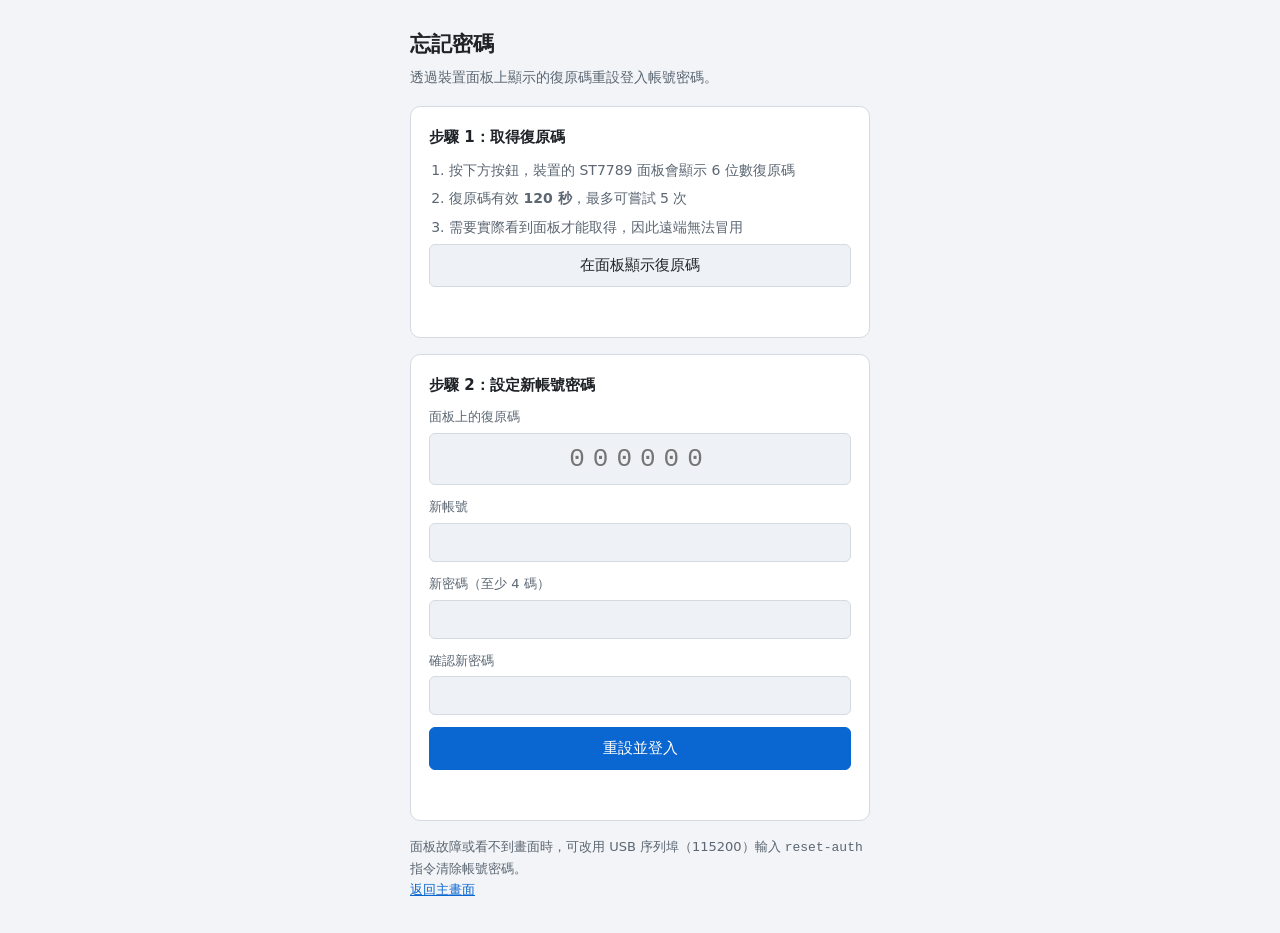
<file: data/recover.html>
<!DOCTYPE html>
<html lang="zh-Hant">
<head>
<meta charset="utf-8">
<meta name="viewport" content="width=device-width, initial-scale=1">
<title>忘記密碼 - ESP32 DIDO</title>
<!-- 此頁不需登入即可開啟，樣式與程式全部內嵌，不依賴其他受保護的檔案 -->
<style>
:root{
  --bg:#0f1419; --panel:#171e26; --panel2:#1e2731; --line:#2b3642;
  --txt:#e6edf3; --muted:#8b98a5; --accent:#2f81f7; --ok:#2ea043; --danger:#da3633;
}
@media (prefers-color-scheme: light){
  :root{
    --bg:#f2f4f7; --panel:#fff; --panel2:#eef1f5; --line:#d4dae1;
    --txt:#1f2328; --muted:#5b6672; --accent:#0a66d0; --ok:#1a7f37; --danger:#cf222e;
  }
}
*{box-sizing:border-box}
body{
  margin:0; padding:20px; background:var(--bg); color:var(--txt);
  font:15px/1.6 "Noto Sans TC","Microsoft JhengHei",system-ui,-apple-system,sans-serif;
  display:flex; justify-content:center;
}
.wrap{width:100%; max-width:460px}
h1{font-size:21px; margin:8px 0 4px}
.sub{color:var(--muted); font-size:14px; margin:0 0 18px}
.card{
  background:var(--panel); border:1px solid var(--line);
  border-radius:10px; padding:18px; margin-bottom:16px;
}
h2{font-size:15px; margin:0 0 10px}
ol{margin:0 0 4px; padding-left:20px; color:var(--muted); font-size:14px}
li{margin-bottom:6px}
label{display:flex; flex-direction:column; gap:5px; font-size:13px;
      color:var(--muted); margin-bottom:12px}
input{
  background:var(--panel2); border:1px solid var(--line); border-radius:6px;
  padding:10px; color:var(--txt); font-size:15px; width:100%;
}
input:focus{outline:none; border-color:var(--accent)}
#code{font-size:26px; letter-spacing:8px; text-align:center; font-family:ui-monospace,monospace}
.btn{
  background:var(--panel2); color:var(--txt); border:1px solid var(--line);
  border-radius:6px; padding:11px 16px; font-size:15px; cursor:pointer; width:100%;
}
.btn:hover{border-color:var(--accent)}
.btn:disabled{opacity:.5; cursor:not-allowed}
.btn-primary{background:var(--accent); border-color:var(--accent); color:#fff}
.msg{font-size:14px; margin:12px 0 0; min-height:20px}
.msg.ok{color:var(--ok)}
.msg.err{color:var(--danger)}
.muted{color:var(--muted); font-size:13px}
a{color:var(--accent)}
</style>
</head>
<body>
<div class="wrap">
  <h1>忘記密碼</h1>
  <p class="sub">透過裝置面板上顯示的復原碼重設登入帳號密碼。</p>

  <div class="card">
    <h2>步驟 1：取得復原碼</h2>
    <ol>
      <li>按下方按鈕，裝置的 ST7789 面板會顯示 6 位數復原碼</li>
      <li>復原碼有效 <strong>120 秒</strong>，最多可嘗試 5 次</li>
      <li>需要實際看到面板才能取得，因此遠端無法冒用</li>
    </ol>
    <button class="btn" id="genBtn">在面板顯示復原碼</button>
    <p class="msg" id="genMsg"></p>
  </div>

  <div class="card">
    <h2>步驟 2：設定新帳號密碼</h2>
    <form id="form">
      <label>面板上的復原碼
        <input id="code" name="code" inputmode="numeric" pattern="[0-9]{6}"
               maxlength="6" placeholder="000000" required>
      </label>
      <label>新帳號
        <input name="user" maxlength="31" required>
      </label>
      <label>新密碼（至少 4 碼）
        <input name="newPass" type="password" minlength="4" maxlength="31" required>
      </label>
      <label>確認新密碼
        <input id="pass2" type="password" minlength="4" maxlength="31" required>
      </label>
      <button class="btn btn-primary" type="submit">重設並登入</button>
    </form>
    <p class="msg" id="msg"></p>
  </div>

  <p class="muted">
    面板故障或看不到畫面時，可改用 USB 序列埠（115200）輸入
    <code>reset-auth</code> 指令清除帳號密碼。<br>
    <a href="/">返回主畫面</a>
  </p>
</div>

<script>
const $ = s => document.querySelector(s);

function say(el, text, kind) {
  el.textContent = text;
  el.className = 'msg ' + (kind || '');
}

async function post(url, obj) {
  const r = await fetch(url, {
    method: 'POST',
    headers: { 'Content-Type': 'application/x-www-form-urlencoded' },
    body: new URLSearchParams(obj || {}).toString()
  });
  let d = {};
  try { d = await r.json(); } catch (e) { /* 無 JSON 回應 */ }
  if (!r.ok || d.ok === false) throw new Error(d.msg || ('HTTP ' + r.status));
  return d;
}

$('#genBtn').onclick = async () => {
  const b = $('#genBtn');
  b.disabled = true;
  try {
    say($('#genMsg'), (await post('/api/user/recover/start')).msg, 'ok');
    $('#code').focus();
    // 有效期間過後提示重新產生
    setTimeout(() => say($('#genMsg'), '復原碼可能已失效，必要時請重新產生。'), 120000);
  } catch (e) {
    say($('#genMsg'), e.message, 'err');
  }
  b.disabled = false;
};

$('#form').onsubmit = async e => {
  e.preventDefault();
  const f = e.target;
  if (f.newPass.value !== $('#pass2').value) {
    say($('#msg'), '兩次輸入的新密碼不一致', 'err');
    return;
  }
  try {
    const d = await post('/api/user/recover', {
      code: f.code.value, user: f.user.value, newPass: f.newPass.value
    });
    say($('#msg'), d.msg + '，3 秒後返回主畫面', 'ok');
    setTimeout(() => location.href = '/', 3000);
  } catch (err) {
    say($('#msg'), err.message, 'err');
  }
};
</script>
</body>
</html>
</file>
